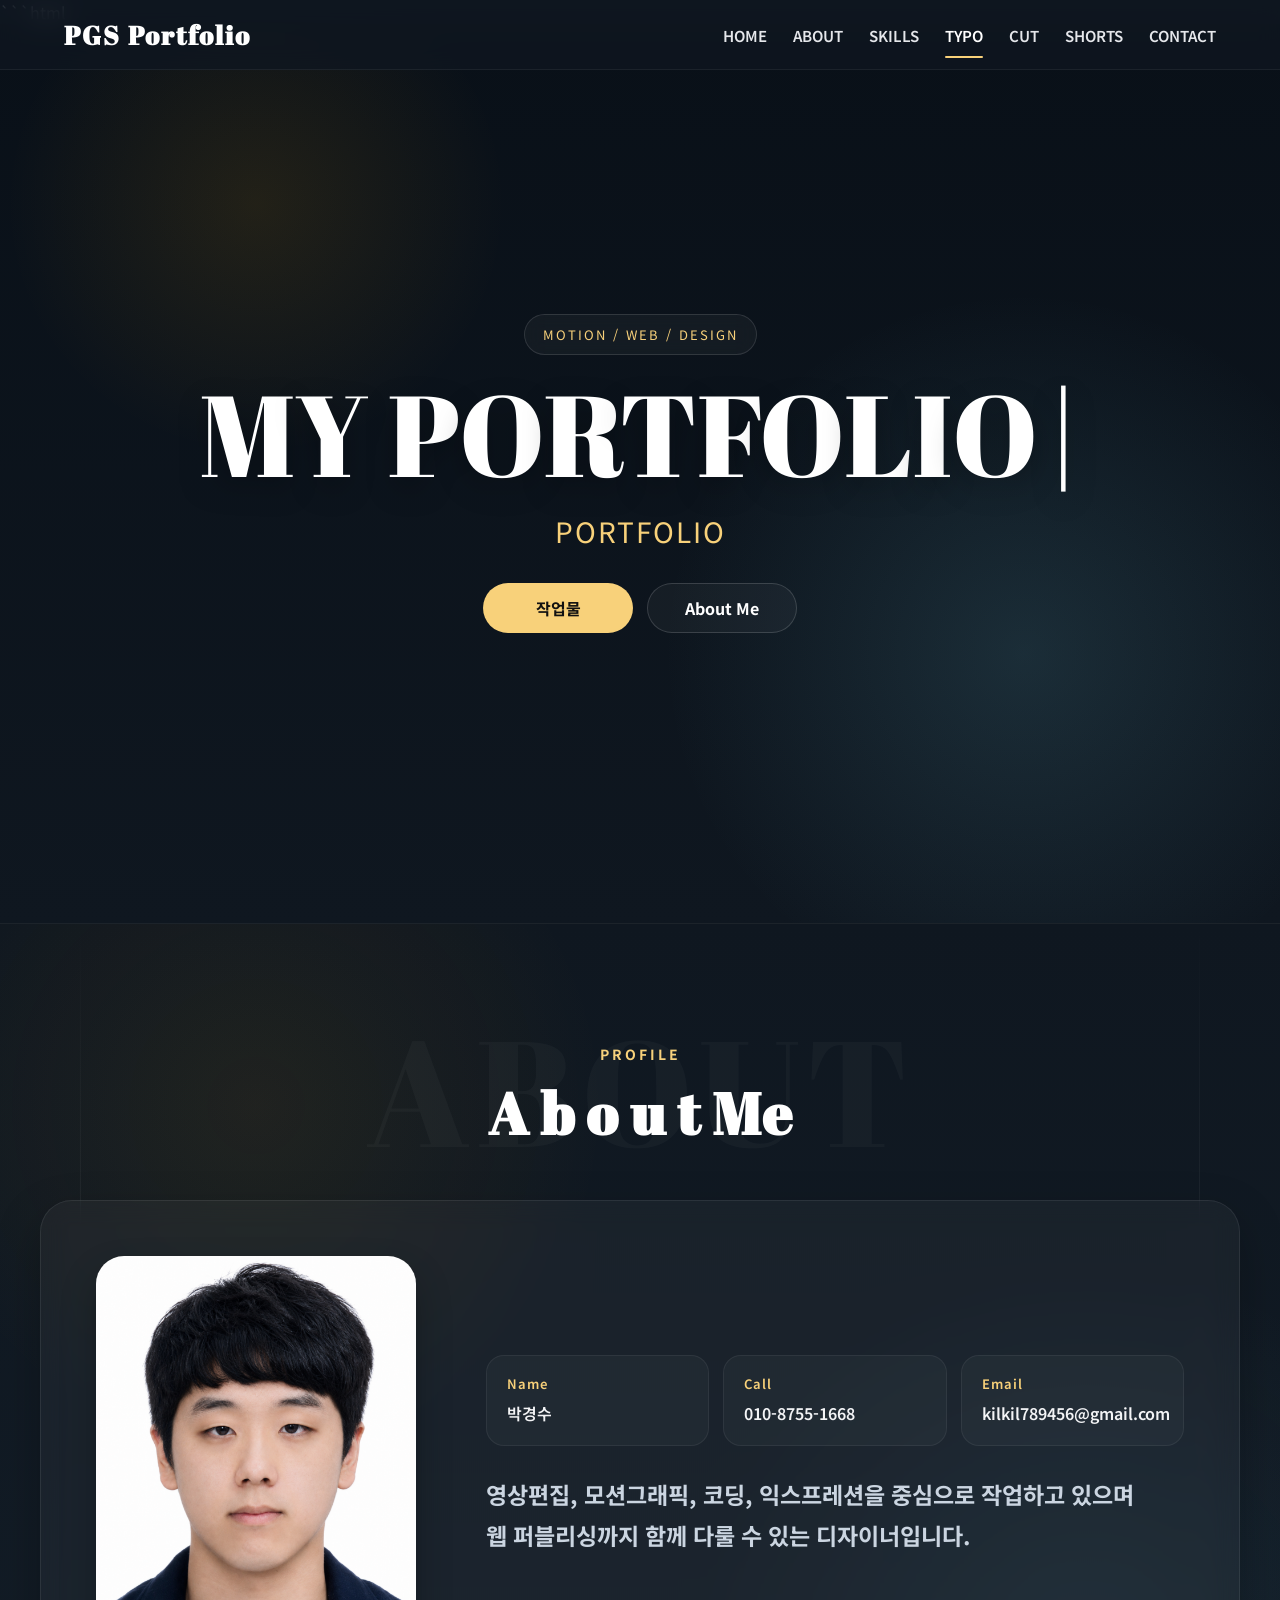
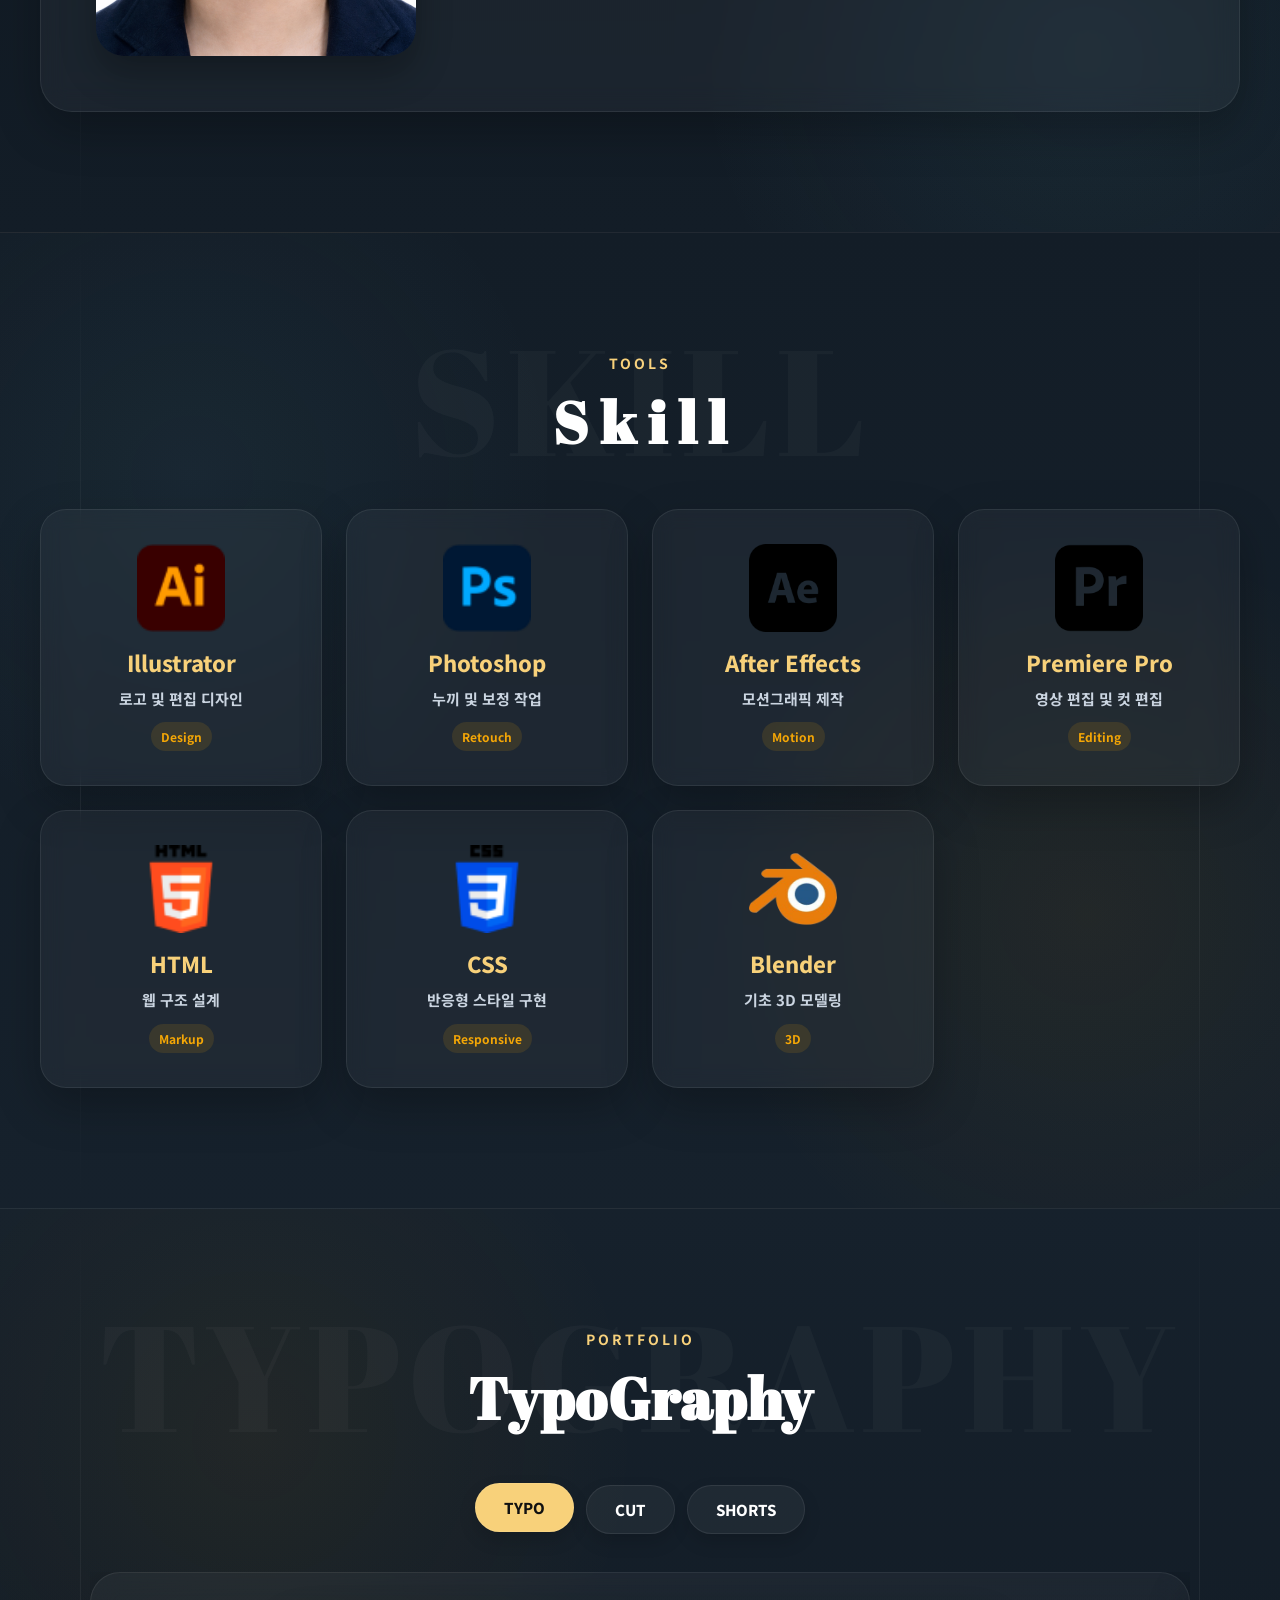
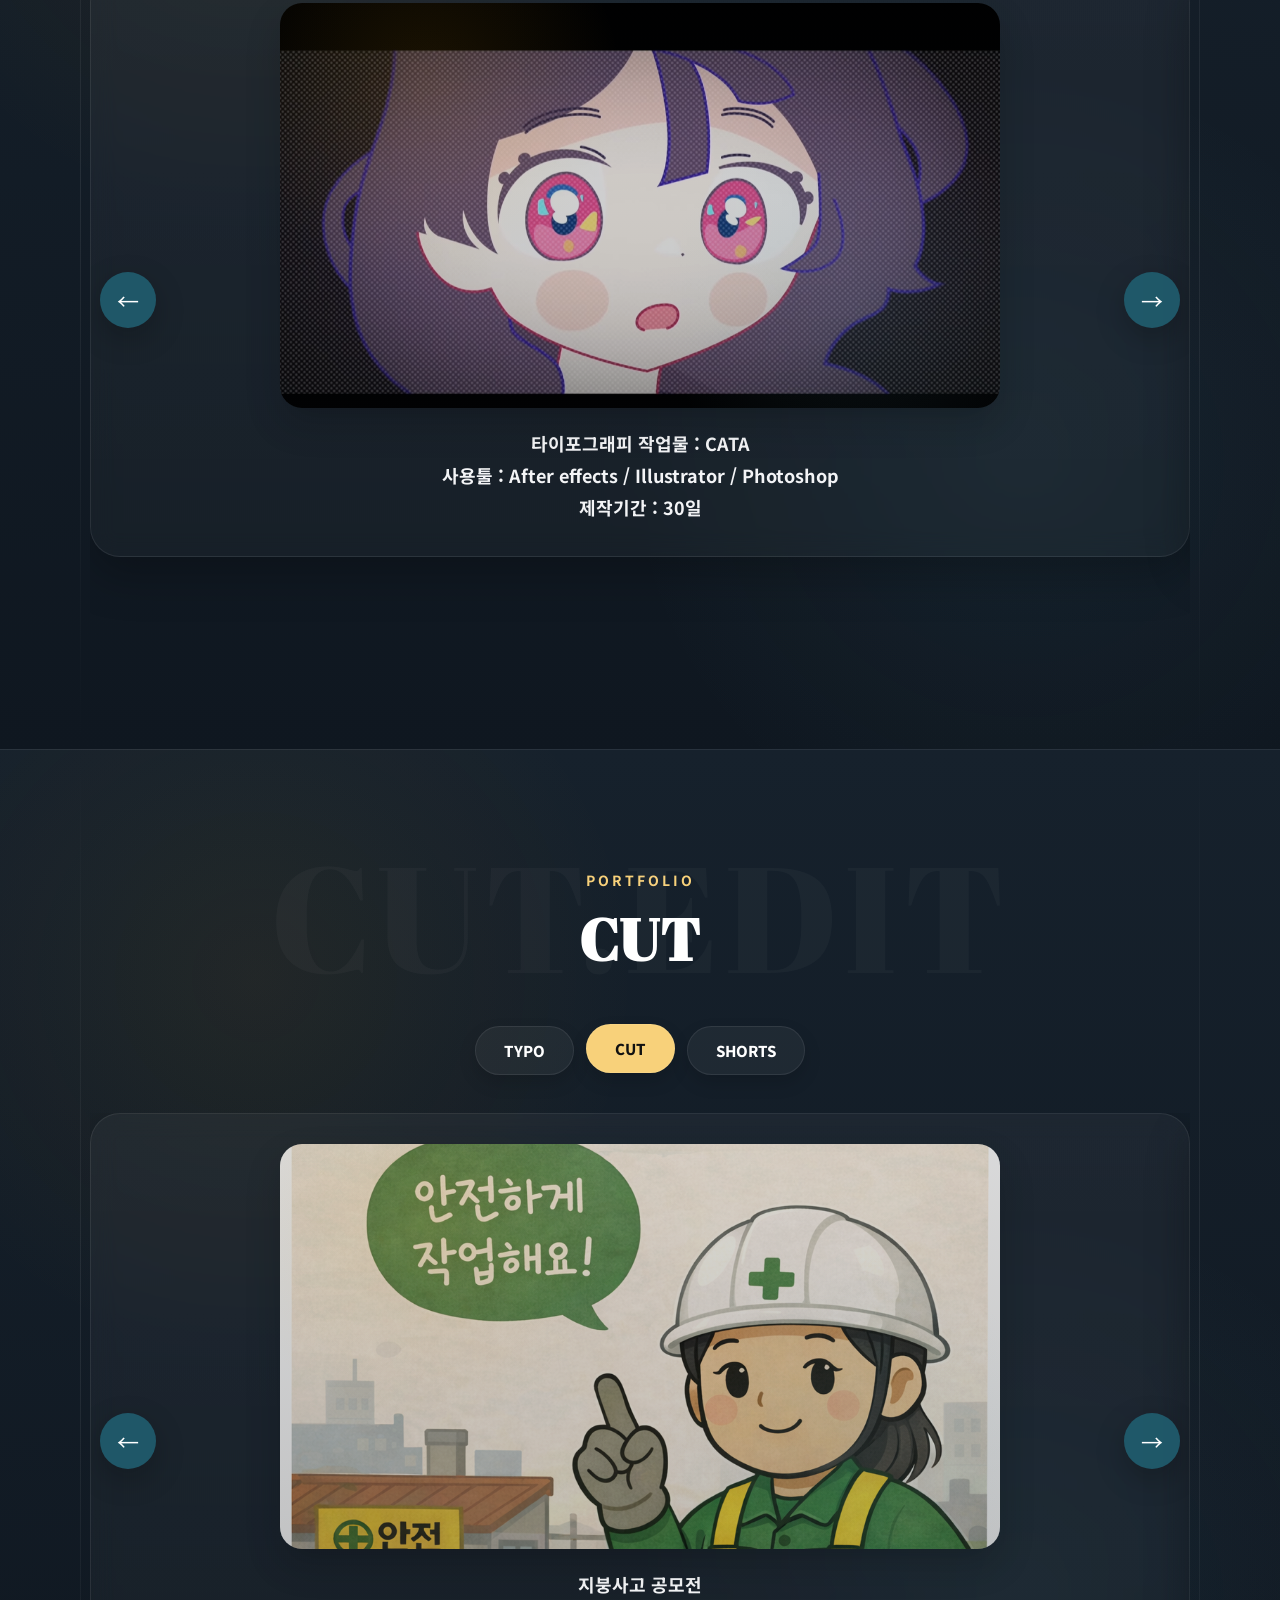
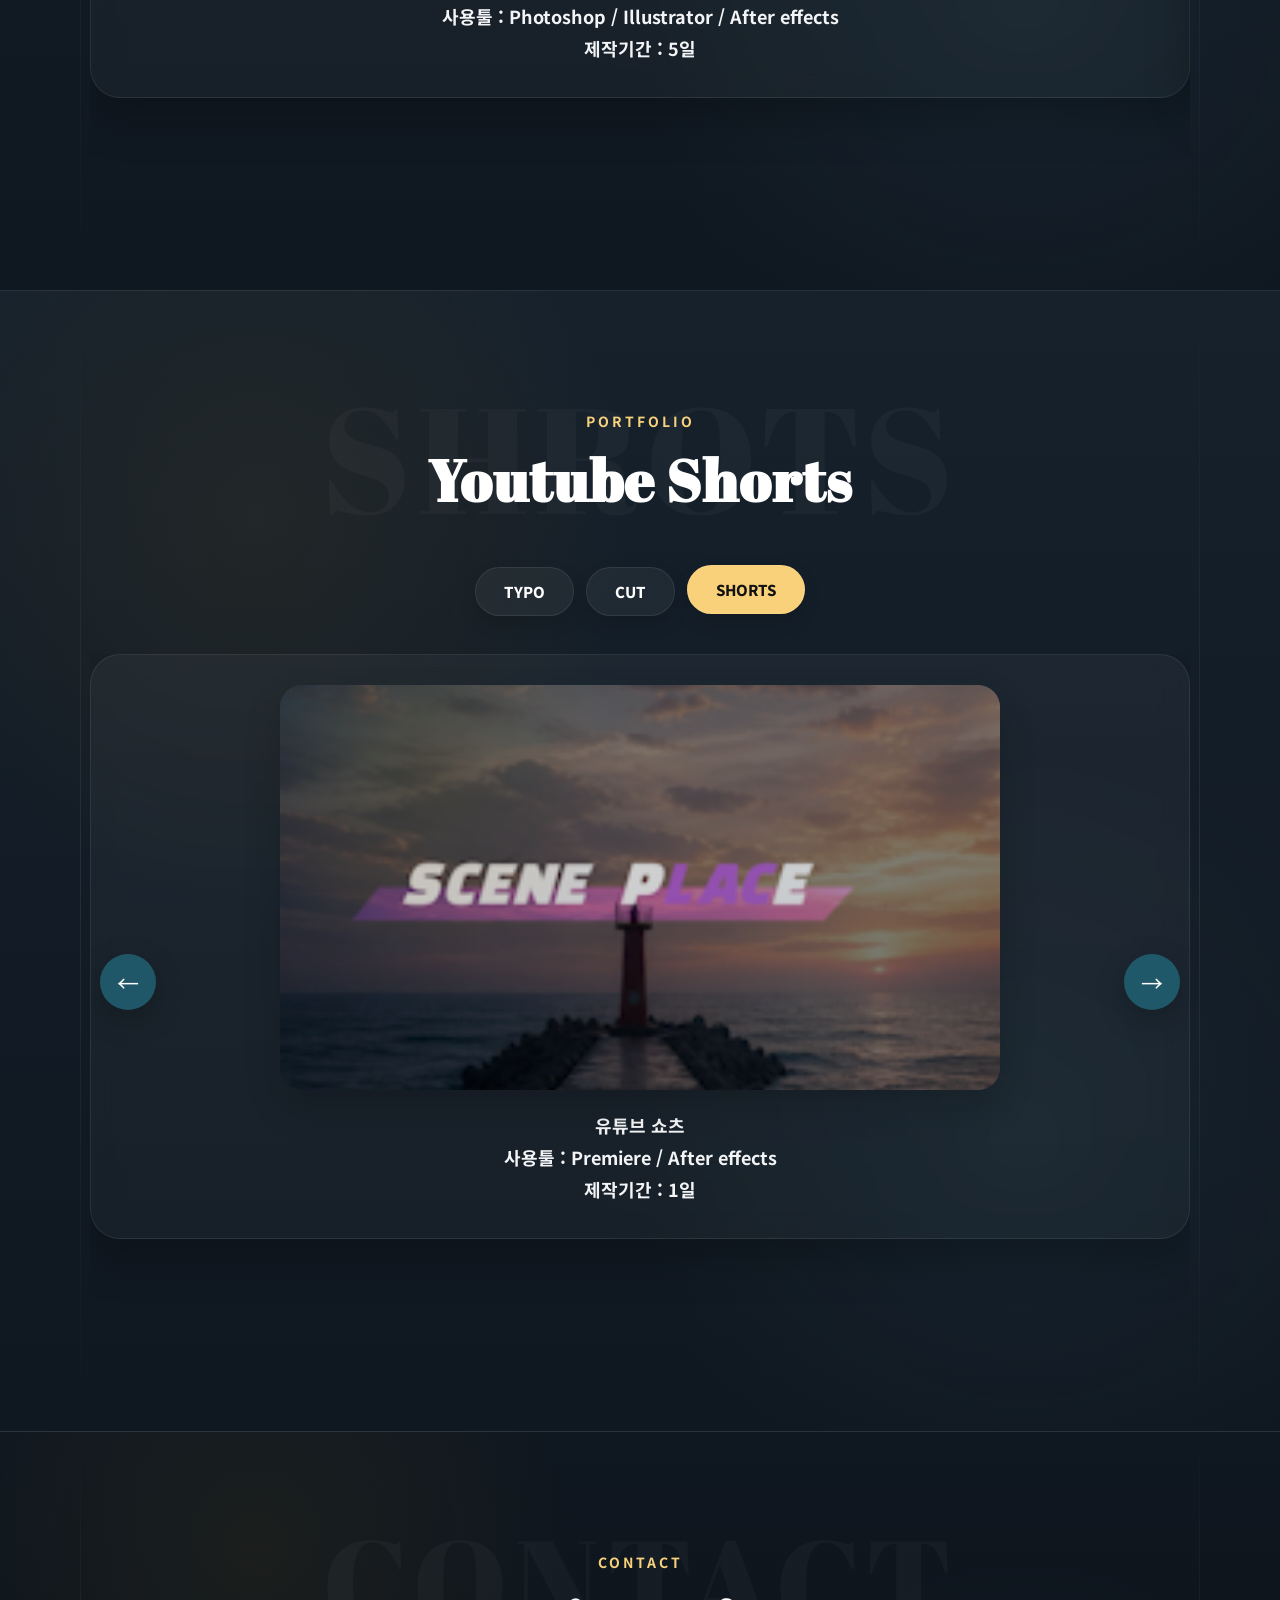
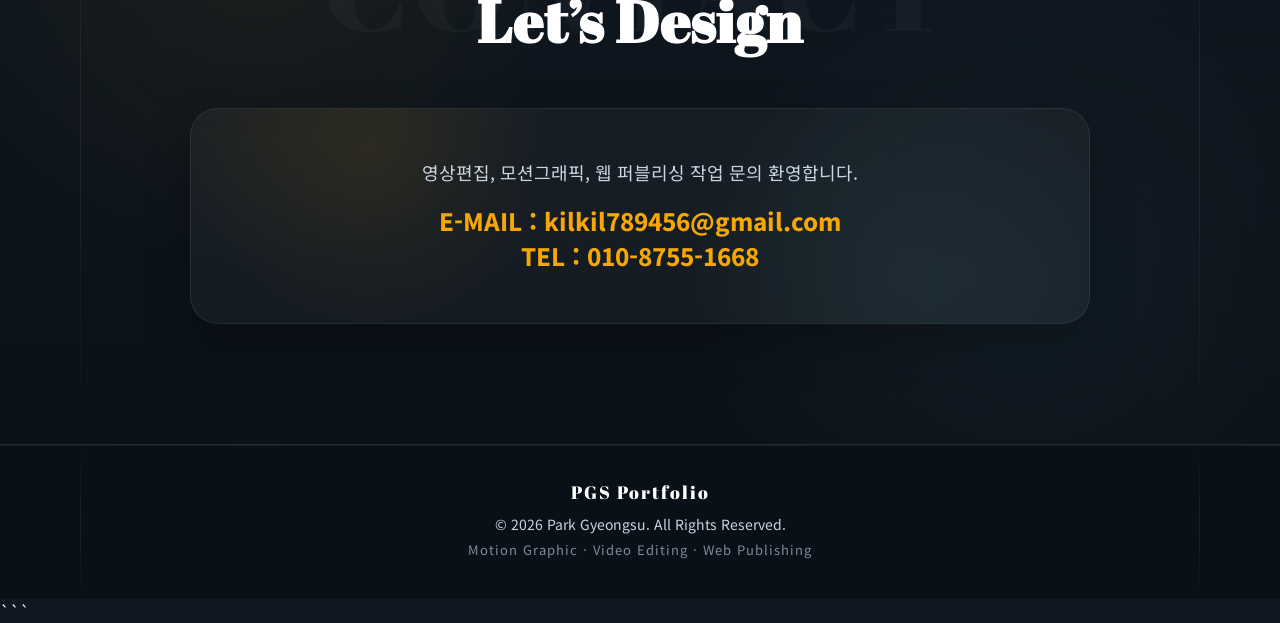
<file: index.html>
```html
<!DOCTYPE html>
<html lang="ko">
<head>
  <meta charset="UTF-8">
  <meta name="viewport" content="width=device-width, initial-scale=1.0">
  <title>박경수 Portfolio</title>

  <link rel="icon" href="favicon.ico">
  <link rel="preconnect" href="https://fonts.googleapis.com">
  <link rel="preconnect" href="https://fonts.gstatic.com" crossorigin>
  <link href="https://fonts.googleapis.com/css2?family=Abril+Fatface&family=Noto+Sans+KR:wght@400;500;700;800&display=swap" rel="stylesheet">

  <link rel="stylesheet" href="css/style.css">

  <script src="https://code.jquery.com/jquery-3.7.1.min.js"></script>
  <script src="js/portfolio.js" defer></script>
</head>

<body>

  <!-- HEADER -->
  <header id="header">
    <div class="container">

      <h1 class="logo">PGS Portfolio</h1>

      <nav id="nav">
        <ul class="menu">
          <li><a href="#home">HOME</a></li>
          <li><a href="#about">ABOUT</a></li>
          <li><a href="#skill">SKILLS</a></li>
          <li><a href="#WEBDESIGN">TYPO</a></li>
          <li><a href="#GRAPHICDESIGN">CUT</a></li>
          <li><a href="#VIDEODESIGN">SHORTS</a></li>
          <li><a href="#contact">CONTACT</a></li>
        </ul>
      </nav>

      <button class="hamburger" type="button" aria-label="메뉴 열기">
        <span></span>
        <span></span>
        <span></span>
      </button>

    </div>
  </header>


  <!-- HOME -->
  <section id="home">

    <div class="meteor-bg">
      <span></span><span></span><span></span><span></span>
      <span></span><span></span><span></span><span></span>
      <span></span><span></span><span></span><span></span>
      <span></span><span></span><span></span><span></span>
      <span></span><span></span><span></span><span></span>
      <span></span><span></span>
    </div>

    <div class="home-overlay"></div>

    <div class="hometitle">

      <p class="home-tag reveal">
        MOTION / WEB / DESIGN
      </p>

      <div id="typing"></div>

      <div id="subtitle">
        PORTFOLIO
      </div>

      <div class="home-btns reveal">
        <a href="#WEBDESIGN" class="home-btn primary">작업물</a>
        <a href="#about" class="home-btn ghost">About Me</a>
      </div>

    </div>

  </section>


  <!-- ABOUT -->
  <section id="about">

    <div class="section-head reveal">
      <p class="section-label">PROFILE</p>
      <h2>A b o u t Me</h2>
    </div>

    <div class="about-wrap reveal">

      <div class="about-left">
        <img src="images/profile.png" alt="박경수 프로필 이미지">
      </div>

      <div class="about-right">

        <div class="about-info">
          <p><span>Name</span> 박경수</p>
          <p><span>Call</span> 010-8755-1668</p>
          <p><span>Email</span> kilkil789456@gmail.com</p>
        </div>

        <div class="about-text">
          영상편집, 모션그래픽, 코딩, 익스프레션을 중심으로 작업하고 있으며<br>
          웹 퍼블리싱까지 함께 다룰 수 있는 디자이너입니다.
        </div>

      </div>

    </div>

  </section>


  <!-- SKILL -->
  <section id="skill">

    <div class="section-head reveal">
      <p class="section-label">TOOLS</p>
      <h2>S k i l l</h2>
    </div>

    <ul class="skill-list">

      <li class="skill-tool reveal">
        <img src="images/illustration.png" alt="Illustrator">
        <h3>Illustrator</h3>
        <p>로고 및 편집 디자인</p>
        <div class="skill-meta">
          <span>Design</span>
        </div>
      </li>

      <li class="skill-tool reveal">
        <img src="images/photoshop.png" alt="Photoshop">
        <h3>Photoshop</h3>
        <p>누끼 및 보정 작업</p>
        <div class="skill-meta">
          <span>Retouch</span>
        </div>
      </li>

      <li class="skill-tool reveal">
        <img src="images/aftereffects.png" alt="After Effects">
        <h3>After Effects</h3>
        <p>모션그래픽 제작</p>
        <div class="skill-meta">
          <span>Motion</span>
        </div>
      </li>

      <li class="skill-tool reveal">
        <img src="images/premiere.png" alt="Premiere Pro">
        <h3>Premiere Pro</h3>
        <p>영상 편집 및 컷 편집</p>
        <div class="skill-meta">
          <span>Editing</span>
        </div>
      </li>

      <li class="skill-tool reveal">
        <img src="images/html.png" alt="HTML">
        <h3>HTML</h3>
        <p>웹 구조 설계</p>
        <div class="skill-meta">
          <span>Markup</span>
        </div>
      </li>

      <li class="skill-tool reveal">
        <img src="images/css.png" alt="CSS">
        <h3>CSS</h3>
        <p>반응형 스타일 구현</p>
        <div class="skill-meta">
          <span>Responsive</span>
        </div>
      </li>

      <li class="skill-tool reveal">
        <img src="images/blender.png" alt="Blender">
        <h3>Blender</h3>
        <p>기초 3D 모델링</p>
        <div class="skill-meta">
          <span>3D</span>
        </div>
      </li>

    </ul>

  </section>


  <!-- TYPOGRAPHY -->
  <section id="WEBDESIGN" class="portfolio">

    <div class="section-head reveal">
      <p class="section-label">PORTFOLIO</p>
      <h2>TypoGraphy</h2>
    </div>

    <div class="portfolio-menu reveal">

      <button class="portfolio-btn active"
              type="button"
              onclick="scrollToSection('WEBDESIGN')">
        TYPO
      </button>

      <button class="portfolio-btn"
              type="button"
              onclick="scrollToSection('GRAPHICDESIGN')">
        CUT
      </button>

      <button class="portfolio-btn"
              type="button"
              onclick="scrollToSection('VIDEODESIGN')">
        SHORTS
      </button>

    </div>


    <div class="portfolio-container reveal">

      <button class="arrow left" type="button">←</button>

      <div class="portfolio-slider">


        <!-- CATA TYPOGRAPHY -->
        <article class="portfolio-item">

          <div class="portfolio-img-wrap thumb-tone"
               data-youtube="JYQLvSmdHSg">

            <img src="images/typo.PNG"
                 alt="Typography 웹 디자인 작업물">

            <div class="portfolio-hover">
              <strong>TYPOGRAPHY</strong>
              <span>CLICK!</span>
            </div>

          </div>

          <div class="portfolio-info">

            <p class="portfolio-desc">
              타이포그래피 작업물 : CATA
            </p>

            <p>
              사용툴 : After effects / Illustrator / Photoshop
            </p>

            <p>
              제작기간 : 30일
            </p>

          </div>

        </article>


        <!-- COKE ZERO -->
        <article class="portfolio-item">

          <div class="portfolio-img-wrap thumb-tone"
               data-video="video/cokezero.final.mp4">

            <img src="images/Coca-Cola-Logo.wine.png"
                 alt="2D Animation 웹 작업물">

            <div class="portfolio-hover">
              <strong>COKE-ZERO</strong>
              <span>CLICK!</span>
            </div>

          </div>

          <div class="portfolio-info">

            <p class="portfolio-desc">
              광고 작업물 : COKE-ZERO
            </p>

            <p>
              사용툴 : After effects / Premiere
            </p>

            <p>
              제작기간 : 1일
            </p>

          </div>

        </article>

      </div>

      <button class="arrow right" type="button">→</button>

    </div>

  </section>


  <!-- CUT -->
  <section id="GRAPHICDESIGN" class="portfolio">

    <div class="section-head reveal">
      <p class="section-label">PORTFOLIO</p>
      <h2>CUT</h2>
    </div>

    <div class="portfolio-menu reveal">

      <button class="portfolio-btn"
              type="button"
              onclick="scrollToSection('WEBDESIGN')">
        TYPO
      </button>

      <button class="portfolio-btn active"
              type="button">
        CUT
      </button>

      <button class="portfolio-btn"
              type="button"
              onclick="scrollToSection('VIDEODESIGN')">
        SHORTS
      </button>

    </div>


    <div class="portfolio-container reveal">

      <button class="arrow left" type="button">←</button>

      <div class="portfolio-slider">


        <!-- TEAM CONTEST -->
        <article class="portfolio-item">

          <div class="portfolio-img-wrap thumb-tone"
               data-video="video/floor.mp4">

            <img src="images/safe.png"
                 alt="2D Animation 그래픽 작업물">

            <div class="portfolio-hover">
              <strong>TEAM CONTEST</strong>
              <span>CLICK!</span>
            </div>

          </div>

          <div class="portfolio-info">

            <p class="portfolio-desc">
              지붕사고 공모전
            </p>

            <p>
              사용툴 : Photoshop / Illustrator / After effects
            </p>

            <p>
              제작기간 : 5일
            </p>

          </div>

        </article>


        <!-- WEDDING -->
        <article class="portfolio-item">

          <div class="portfolio-img-wrap thumb-tone"
               data-youtube="EiQBCsvwQhQ">

            <img src="images/WEDDING.jpg"
                 alt="Wedding 컷편집 작업물">

            <div class="portfolio-hover">
              <strong>WEDDING</strong>
              <span>CLICK!</span>
            </div>

          </div>

          <div class="portfolio-info">

            <p class="portfolio-desc">
              웨딩 컷편집
            </p>

            <p>
              사용툴 : Premiere
            </p>

            <p>
              제작기간 : 3일
            </p>

          </div>

        </article>

      </div>

      <button class="arrow right" type="button">→</button>

    </div>

  </section>


  <!-- YOUTUBE SHORTS -->
  <section id="VIDEODESIGN" class="portfolio">

    <div class="section-head reveal">
      <p class="section-label">PORTFOLIO</p>
      <h2>Youtube Shorts</h2>
    </div>

    <div class="portfolio-menu reveal">

      <button class="portfolio-btn"
              type="button"
              onclick="scrollToSection('WEBDESIGN')">
        TYPO
      </button>

      <button class="portfolio-btn"
              type="button"
              onclick="scrollToSection('GRAPHICDESIGN')">
        CUT
      </button>

      <button class="portfolio-btn active"
              type="button">
        SHORTS
      </button>

    </div>


    <div class="portfolio-container reveal">

      <button class="arrow left" type="button">←</button>

      <div class="portfolio-slider">

        <article class="portfolio-item">

          <div class="portfolio-img-wrap thumb-tone"
               data-video="video/shorts.final.mp4">

            <img src="images/shorts.PNG"
                 alt="Youtube Shorts 작업물">

            <div class="portfolio-hover">
              <strong>YOUTUBE SHORTS</strong>
              <span>CLICK!</span>
            </div>

          </div>

          <div class="portfolio-info">

            <p class="portfolio-desc">
              유튜브 쇼츠
            </p>

            <p>
              사용툴 : Premiere / After effects
            </p>

            <p>
              제작기간 : 1일
            </p>

          </div>

        </article>

      </div>

      <button class="arrow right" type="button">→</button>

    </div>

  </section>


  <!-- CONTACT -->
  <section id="contact">

    <div class="section-head reveal">
      <p class="section-label">CONTACT</p>
      <h2>Let’s Design</h2>
    </div>

    <div class="contact-box reveal">

      <p>
        영상편집, 모션그래픽, 웹 퍼블리싱 작업 문의 환영합니다.
      </p>

      <a href="mailto:kilkil789456@gmail.com">
        E-MAIL : kilkil789456@gmail.com
      </a>

      <br>

      <a href="tel:01087551668">
        TEL : 010-8755-1668
      </a>

    </div>

  </section>


  <!-- PORTFOLIO MODAL -->
  <div class="portfolio-modal">

    <button class="close"
            type="button"
            aria-label="닫기">
      &times;
    </button>

    <img class="modal-img"
         alt="확대 이미지">

    <video class="modal-video"
           controls
           playsinline>

      <source src="" type="video/mp4">

    </video>

    <iframe
      class="modal-youtube"
      src=""
      title="YouTube video player"
      frameborder="0"
      allow="accelerometer; autoplay; clipboard-write; encrypted-media; gyroscope; picture-in-picture; web-share"
      allowfullscreen>
    </iframe>

  </div>


  <!-- FOOTER -->
  <footer id="footer">

    <div class="footer-inner">

      <p class="footer-logo">
        PGS Portfolio
      </p>

      <p class="footer-text">
        © 2026 Park Gyeongsu. All Rights Reserved.
      </p>

      <p class="footer-copy">
        Motion Graphic · Video Editing · Web Publishing
      </p>

    </div>

  </footer>


</body>
</html>
```
</file>
<file: css/style.css>
@charset "utf-8";

/* 초기 설정 */

*{
    margin:0;
    padding:0;
    box-sizing:border-box;
}

html{
    scroll-behavior:smooth;
}

body{
    font-family:"Noto Sans KR",sans-serif;
    background:#0f1720;
    color:#f3f4f6;
    overflow-x:hidden;
}

ul{list-style:none;}

a{text-decoration:none;color:inherit;}

img{display:block;max-width:100%;}

button{
    border:none;
    background:none;
    font:inherit;
    cursor:pointer;
}

/* 기본 */

:root{
    --bg-main:#0f1720;
    --bg-section:#131d27;
    --bg-section-2:#16212c;
    --point:#f8d17a;
    --main:#6ec1d6;
    --text:#f3f4f6;
    --sub:#cbd5e1;
    --line:rgba(255,255,255,0.08);
    --shadow:0 18px 45px rgba(0,0,0,0.25);
    --shadow-hover:0 28px 65px rgba(0,0,0,0.38);
}

section{
    position:relative;
    padding:120px 20px;
    scroll-margin-top:90px;
    border-bottom:1px solid var(--line);
    overflow:hidden;
}

section::before, section::after{
    content:"";
    position:absolute;
    top:0;
    width:1px;
    height:100%;
    background:linear-gradient(transparent, rgba(255,255,255,0.08), transparent);
    pointer-events:none;
    z-index:0;
}

section::before{
    left:80px;
}

section::after{
    right:80px;
}

.container{
    width:min(1200px, 100%);
    margin:0 auto;
    padding:0 24px;
    height:70px;
    display:flex;
    justify-content:space-between;
    align-items:center;
}

.section-head{
    position:relative;
    width:min(1200px, calc(100% - 40px));
    margin:0 auto 48px;
    text-align:center;
    z-index:1;
}

.section-label{
    font-size:14px;
    font-weight:700;
    letter-spacing:3px;
    color:var(--point);
    margin-bottom:10px;
}

.section-head h2{
    position:relative;
    z-index:2;
    font-size:clamp(36px, 5vw, 58px);
    color:#fff;
    font-family:"Abril Fatface", serif;
    letter-spacing:1px;
}

.reveal{
    opacity:0;
    transform:translateY(50px);
    transition:0.8s ease;
}

.reveal.active{
    opacity:1;
    transform:translateY(0);
}

/* 헤더 항목 */

#header{
    position:fixed;
    top:0;
    left:0;
    width:100%;
    height:70px;
    z-index:1000;
    background:rgba(15,23,32,0.82);
    backdrop-filter:blur(12px);
    border-bottom:1px solid rgba(255,255,255,0.06);
    transition:0.3s;
}

#header.home-header{
    background:rgba(15,23,32,0.82);
}

.logo{
    font-size:26px;
    letter-spacing:2px;
    color:#fff;
    font-family:"Abril Fatface", serif;
}

#nav{
    display:flex;
    align-items:center;
}

.menu{
    display:flex;
    align-items:center;
    gap:26px;
}

.menu a{
    position:relative;
    display:inline-block;
    padding:6px 0;
    font-size:15px;
    font-weight:600;
    color:#e5e7eb;
    white-space:nowrap;
    cursor:pointer;
    transition:color 0.2s ease;
}

.menu a:hover{
    color:#fff;
}

.menu a::after{
    content:"";
    position:absolute;
    left:0;
    bottom:-6px;
    width:100%;
    height:2px;
    background:#f8d17a;
    border-radius:999px;
    transform:scaleX(0);
    transform-origin:left center;
    transition:transform 0.22s ease;
}

.menu a:hover::after, .menu a.active::after{
    transform:scaleX(1);
}

.menu a.active{
    color:#fff;
}

.hamburger{
    display:none;
    flex-direction:column;
    gap:6px;
    cursor:pointer;
}

.hamburger span{
    width:28px;
    height:3px;
    border-radius:999px;
    background:#fff;
    transition:0.3s;
}

/* 홈화면 */

#home{
    min-height:100vh;
    background:linear-gradient(180deg, #091018 0%, #0f1720 100%);
    display:flex;
    justify-content:center;
    align-items:center;
    text-align:center;
    overflow:hidden;
    border-bottom:1px solid var(--line);
}

#home::before, #home::after{
    display:none;
}

.home-overlay{
    position:absolute;
    inset:0;
    background:
        radial-gradient(circle at 20% 20%, rgba(245,167,6,0.10), transparent 20%),
        radial-gradient(circle at 80% 70%, rgba(110,193,214,0.14), transparent 30%);
    z-index:1;
}

.hometitle{
    position:relative;
    z-index:2;
    padding:0 20px;
}

.home-tag{
    display:inline-block;
    margin-bottom:18px;
    padding:10px 18px;
    border:1px solid rgba(255,255,255,0.12);
    border-radius:999px;
    color:#f8d17a;
    font-size:13px;
    letter-spacing:2px;
    background:rgba(255,255,255,0.04);
    backdrop-filter:blur(8px);
}

#typing{
    font-size:clamp(52px, 9vw, 128px);
    font-weight:400;
    letter-spacing:-1px;
    line-height:1.05;
    color:#fff;
    text-shadow:0 10px 30px rgba(0,0,0,0.28);
    font-family:"Abril Fatface", serif;
}

#typing::after{
    content:"|";
    margin-left:8px;
    animation:blink 1s infinite;
}

#subtitle{
    margin-top:18px;
    font-size:clamp(16px, 2.2vw, 28px);
    color:var(--point);
    letter-spacing:2px;
    opacity:0;
    transform:translateY(25px);
    transition:0.9s;
}

#subtitle.show{
    opacity:1;
    transform:translateY(0);
}

.home-btns{
    margin-top:32px;
    display:flex;
    justify-content:center;
    gap:14px;
    flex-wrap:wrap;
}

.home-btn{
    display:inline-flex;
    align-items:center;
    justify-content:center;
    min-width:150px;
    height:50px;
    padding:0 22px;
    border-radius:999px;
    font-weight:700;
    transition:0.3s;
}

.home-btn.primary{
    background:#f8d17a;
    color:#111;
}

.home-btn.primary:hover{
    transform:translateY(-2px);
    box-shadow:0 12px 24px rgba(245,167,6,0.25);
}

.home-btn.ghost{
    border:1px solid rgba(255,255,255,0.15);
    color:#fff;
    background:rgba(255,255,255,0.04);
}

.home-btn.ghost:hover{
    transform:translateY(-2px);
    background:rgba(255,255,255,0.08);
}

@keyframes blink{
    0%,100%{opacity:1;}
    50%{opacity:0;}
}

/* 홈화면 메테오떨어지게하기 */

.meteor-bg{
    position:absolute;
    inset:0;
    z-index:0;
    pointer-events:none;
}

.meteor-bg span{
    position:absolute;
    top:-120px;
    width:2px;
    height:120px;
    background:linear-gradient(transparent,white);
    opacity:0.8;
    animation:meteor 5s linear infinite;
}

.meteor-bg span:nth-child(1){left:10%;animation-delay:0s;}
.meteor-bg span:nth-child(2){left:25%;animation-delay:1s;}
.meteor-bg span:nth-child(3){left:40%;animation-delay:2s;}
.meteor-bg span:nth-child(4){left:55%;animation-delay:1.5s;}
.meteor-bg span:nth-child(5){left:70%;animation-delay:3s;}
.meteor-bg span:nth-child(6){left:80%;animation-delay:0.7s;}
.meteor-bg span:nth-child(7){left:90%;animation-delay:2.5s;}
.meteor-bg span:nth-child(8){left:60%;animation-delay:3.5s;}

@keyframes meteor{
    0%{
        transform:translateY(-200px) translateX(0) rotate(45deg);
        opacity:0;
    }

    10%{opacity:1;}

    100%{
        transform:translateY(1000px) translateX(300px) rotate(45deg);
        opacity:0;
    }
}

/* 어바웃 항목 */

#about{
    background:
        radial-gradient(circle at 20% 20%, rgba(245,167,6,0.07), transparent 28%),
        radial-gradient(circle at 85% 80%, rgba(110,193,214,0.07), transparent 30%),
        linear-gradient(180deg, var(--bg-main) 0%, var(--bg-section) 100%);
}

#about .section-head::before{
    content:"ABOUT";
    position:absolute;
    left:50%;
    top:-56px;
    transform:translateX(-50%);
    font-size:clamp(70px, 12vw, 150px);
    color:rgba(255,255,255,0.03);
    z-index:1;
    pointer-events:none;
    font-family:"Abril Fatface", serif;
    letter-spacing:6px;
}

.about-wrap{
    position:relative;
    z-index:1;
    width:min(1200px, calc(100% - 40px));
    margin:0 auto;
    display:flex;
    gap:70px;
    align-items:center;
    padding:55px;
    border-radius:32px;
    background:rgba(255,255,255,0.04);
    border:1px solid rgba(255,255,255,0.08);
    backdrop-filter:blur(12px);
    box-shadow:var(--shadow);
    transition:0.35s;
}

.about-wrap:hover{
    transform:translateY(-8px);
    box-shadow:var(--shadow-hover);
}

.about-left{
    flex:0 0 320px;
}

.about-left img{
    width:100%;
    border-radius:28px;
    box-shadow:0 18px 35px rgba(0,0,0,0.28);
    transition:0.35s;
}

.about-left img:hover{
    transform:scale(1.03);
}

.about-right{
    flex:1;
}

.about-info{
    display:grid;
    grid-template-columns:repeat(3, minmax(0, 1fr));
    gap:14px;
}

.about-info p{
    margin:0;
    padding:18px 20px;
    border-radius:18px;
    background:rgba(255,255,255,0.03);
    border:1px solid rgba(255,255,255,0.06);
    font-size:16px;
    line-height:1.6;
    color:var(--text);
    font-weight:600;
}

.about-info span{
    display:block;
    margin-bottom:6px;
    font-size:13px;
    letter-spacing:1px;
    color:var(--point);
}

.about-text{
    margin-top:28px;
    font-size:clamp(18px, 1.8vw, 28px);
    line-height:1.8;
    font-weight:700;
    color:var(--sub);
}

/* 스킬 항목 */

#skill{
    background:
        radial-gradient(circle at 15% 25%, rgba(110,193,214,0.06), transparent 28%),
        radial-gradient(circle at 85% 70%, rgba(245,167,6,0.06), transparent 30%),
        linear-gradient(180deg, var(--bg-section) 0%, var(--bg-section-2) 100%);
}

#skill .section-head::before{
    content:"SKILL";
    position:absolute;
    left:50%;
    top:-56px;
    transform:translateX(-50%);
    font-size:clamp(70px, 12vw, 150px);
    color:rgba(255,255,255,0.03);
    z-index:1;
    pointer-events:none;
    font-family:"Abril Fatface", serif;
    letter-spacing:6px;
}

.skill-list{
    position:relative;
    z-index:1;
    width:min(1200px, calc(100% - 40px));
    margin:0 auto;
    display:grid;
    grid-template-columns:repeat(4, 1fr);
    gap:24px;
}

.skill-tool{
    background:rgba(255,255,255,0.04);
    border:1px solid rgba(255,255,255,0.08);
    backdrop-filter:blur(10px);
    padding:34px 20px;
    border-radius:26px;
    box-shadow:var(--shadow);
    transition:0.35s;
    text-align:center;
}

.skill-tool:hover{
    transform:translateY(-10px);
    box-shadow:var(--shadow-hover);
    background:rgba(255,255,255,0.06);
}

.skill-tool img{
    width:88px;
    height:88px;
    object-fit:contain;
    margin:0 auto 14px;
    transition:0.35s;
}

.skill-tool:hover img{
    transform:translateY(-4px) scale(1.06);
}

.skill-tool h3{
    font-size:22px;
    margin-bottom:10px;
    color:var(--point);
    font-weight:800;
}

.skill-tool p{
    font-size:15px;
    font-weight:700;
    color:var(--sub);
    line-height:1.5;
}

.skill-meta{
    margin-top:12px;
}

.skill-meta span{
    display:inline-block;
    padding:6px 10px;
    border-radius:999px;
    background:rgba(245,167,6,0.12);
    color:#f5a706;
    font-size:12px;
    font-weight:700;
}

/* 포트폴리오 항목 */

.portfolio{
    background:
        radial-gradient(circle at 20% 20%, rgba(245,167,6,0.06), transparent 28%),
        radial-gradient(circle at 80% 75%, rgba(110,193,214,0.06), transparent 30%),
        linear-gradient(180deg, var(--bg-section-2) 0%, var(--bg-main) 100%);
}

#WEBDESIGN .section-head::before{
    content:"TYPOGRAPHY";
}

#GRAPHICDESIGN .section-head::before{
    content:"CUT.EDIT";
    font-size:clamp(60px, 10vw, 130px);
}

#VIDEODESIGN .section-head::before{
    content:"SHROTS";
}

#WEBDESIGN .section-head::before,
#GRAPHICDESIGN .section-head::before,
#VIDEODESIGN .section-head::before{
    position:absolute;
    left:50%;
    top:-56px;
    transform:translateX(-50%);
    color:rgba(255,255,255,0.03);
    z-index:1;
    pointer-events:none;
    font-family:"Abril Fatface", serif;
    letter-spacing:6px;
    font-size:clamp(70px, 12vw, 150px);
}

.portfolio-menu{
    position:relative;
    z-index:1;
    display:flex;
    justify-content:center;
    gap:12px;
    flex-wrap:wrap;
    margin-bottom:38px;
}

.portfolio-btn{
    padding:13px 28px;
    border-radius:999px;
    background:rgba(255,255,255,0.05);
    color:#fff;
    font-size:15px;
    font-weight:800;
    border:1px solid rgba(255,255,255,0.08);
    box-shadow:0 8px 18px rgba(0,0,0,0.14);
    transition:0.3s;
}

.portfolio-btn:hover,
.portfolio-btn.active{
    background:var(--point);
    color:#111;
    transform:translateY(-2px);
}

.portfolio-container{
    position:relative;
    z-index:1;
    width:min(1100px, calc(100% - 40px));
    margin:0 auto;
    overflow:hidden;
    padding-bottom:72px;
}

.portfolio-slider{
    display:flex;
    transition:transform 0.5s ease;
}

.portfolio-item{
    min-width:100%;
    padding:30px;
    border-radius:30px;
    background:linear-gradient(180deg, rgba(255,255,255,0.045) 0%, rgba(255,255,255,0.03) 100%);
    border:1px solid rgba(255,255,255,0.08);
    backdrop-filter:blur(12px);
    box-shadow:var(--shadow);
    transition:0.35s;
}

.portfolio-item:hover{
    transform:translateY(-8px);
    box-shadow:var(--shadow-hover);
}

.portfolio-img-wrap{
    width:min(720px, 100%);
    aspect-ratio:16 / 9;
    margin:0 auto;
    position:relative;
    overflow:hidden;
    border-radius:22px;
    box-shadow:
        0 16px 35px rgba(0,0,0,0.18),
        0 0 0 1px rgba(255,255,255,0.04) inset;
    cursor:pointer;
}

.portfolio-img-wrap img{
    width:100%;
    height:100%;
    object-fit:cover;
    transition:0.45s;
}

.portfolio-img-wrap:hover img{
    transform:scale(1.06);
}

.portfolio-hover{
    position:absolute;
    inset:0;
    display:flex;
    flex-direction:column;
    justify-content:center;
    align-items:center;
    gap:10px;
    background:rgba(8,12,18,0.50);
    backdrop-filter:blur(4px);
    color:#fff;
    opacity:0;
    transition:0.35s;
}

.portfolio-hover strong{
    font-size:clamp(20px, 3vw, 34px);
    font-family:"Abril Fatface", serif;
    letter-spacing:2px;
}

.portfolio-hover span{
    font-size:13px;
    letter-spacing:2px;
    color:#f3d283;
}

.portfolio-img-wrap:hover .portfolio-hover{
    opacity:1;
}

.portfolio-info{
    margin-top:22px;
    text-align:center;
}

.portfolio-desc{
    margin-bottom:10px;
    color:#cbd5e1;
    font-size:15px;
    font-weight:500;
}

.portfolio-info p{
    font-size:18px;
    font-weight:700;
    color:var(--text);
    margin:6px 0;
}

/* 섹션마다 색깔 비슷하게 */

.thumb-tone{
    position:relative;
    isolation:isolate;
}

.thumb-tone::before{
    content:"";
    position:absolute;
    inset:0;
    z-index:1;
    background:
        linear-gradient(180deg, rgba(8,12,18,0.08) 0%, rgba(8,12,18,0.18) 100%),
        radial-gradient(circle at 20% 20%, rgba(245,167,6,0.12), transparent 30%),
        radial-gradient(circle at 80% 75%, rgba(110,193,214,0.10), transparent 30%);
    pointer-events:none;
}

.thumb-tone img{
    filter:saturate(0.92) contrast(1.02) brightness(0.92);
}

.thumb-tone .portfolio-hover{
    z-index:2;
}

.arrow{
    position:absolute;
    top:50%;
    transform:translateY(-50%);
    width:56px;
    height:56px;
    border-radius:50%;
    background:rgba(32,93,110,0.92);
    color:#fff;
    font-size:22px;
    z-index:10;
    box-shadow:0 10px 30px rgba(0,0,0,0.22);
    transition:0.3s;
}

.arrow:hover{
    background:var(--point);
    color:#111;
    transform:translateY(-50%) scale(1.08);
}

.left{left:10px;}
.right{right:10px;}

/* 콘택트 항목 */

#contact{
    background:
        radial-gradient(circle at 20% 20%, rgba(245,167,6,0.06), transparent 28%),
        radial-gradient(circle at 80% 75%, rgba(110,193,214,0.06), transparent 30%),
        linear-gradient(180deg, #0f1720 0%, #0b1118 100%);
}

#contact .section-head::before{
    content:"CONTACT";
    position:absolute;
    left:50%;
    top:-56px;
    transform:translateX(-50%);
    font-size:clamp(60px, 10vw, 130px);
    color:rgba(255,255,255,0.03);
    z-index:1;
    pointer-events:none;
    font-family:"Abril Fatface", serif;
    letter-spacing:6px;
}

.contact-box{
    position:relative;
    z-index:1;
    width:min(900px, calc(100% - 40px));
    margin:0 auto;
    padding:50px 30px;
    border-radius:28px;
    background:rgba(255,255,255,0.04);
    border:1px solid rgba(255,255,255,0.08);
    text-align:center;
    box-shadow:0 18px 45px rgba(0,0,0,0.25);
    overflow:hidden;
}

.contact-box::before{
    content:"";
    position:absolute;
    inset:0;
    background:
        radial-gradient(circle at 20% 20%, rgba(245,167,6,0.08), transparent 25%),
        radial-gradient(circle at 80% 80%, rgba(110,193,214,0.06), transparent 30%);
    pointer-events:none;
}

.contact-box > *{
    position:relative;
    z-index:1;
}

.contact-box p{
    color:#cbd5e1;
    margin-bottom:18px;
    font-size:18px;
}

.contact-box a{
    font-size:24px;
    font-weight:800;
    color:#f5a706;
}

/* 포트폴리오 모달 */

.portfolio-modal{
    position:fixed;
    inset:0;
    background:rgba(0,0,0,0.88);
    display:flex;
    justify-content:center;
    align-items:center;
    opacity:0;
    visibility:hidden;
    transition:0.3s;
    z-index:2000;
}

.portfolio-modal.active{
    opacity:1;
    visibility:visible;
}

.modal-img,
.modal-video,
.modal-youtube{
    width:min(900px, 78vw);
    max-height:78vh;
    border-radius:18px;
    box-shadow:0 24px 70px rgba(0,0,0,0.5);
    transform:scale(0.92);
    transition:0.3s;
    display:none;
    background:#000;
}

.modal-youtube{
    aspect-ratio:16 / 9;
    border:none;
}

.portfolio-modal.active .modal-img,
.portfolio-modal.active .modal-video,
.portfolio-modal.active .modal-youtube{
    transform:scale(1);
}

.modal-video{
    background:#000;
}

.close{
    position:absolute;
    top:28px;
    right:40px;
    font-size:48px;
    color:#fff;
    line-height:1;
    cursor:pointer;
}

/* 푸터 */

#footer{
    position:relative;
    padding:34px 20px 40px;
    background:#0a1017;
    border-top:1px solid rgba(255,255,255,0.06);
}

#footer::before,
#footer::after{
    content:"";
    position:absolute;
    top:0;
    width:1px;
    height:100%;
    background:linear-gradient(transparent, rgba(255,255,255,0.08), transparent);
    pointer-events:none;
}

#footer::before{
    left:80px;
}

#footer::after{
    right:80px;
}

.footer-inner{
    width:min(1200px, calc(100% - 40px));
    margin:0 auto;
    text-align:center;
}

.footer-logo{
    font-family:"Abril Fatface", serif;
    font-size:18px;
    letter-spacing:2px;
    color:#ffffff;
    margin-bottom:10px;
}

.footer-text{
    font-size:14px;
    color:#cbd5e1;
    margin-bottom:6px;
}

.footer-copy{
    font-size:13px;
    color:#7f8b99;
    letter-spacing:1px;
}

/* ===== RESPONSIVE ===== */

@media (max-width:1200px){

    section::before{left:30px;}
    section::after{right:30px;}

    #footer::before{left:30px;}
    #footer::after{right:30px;}

    .about-wrap{
        flex-direction:column;
        text-align:center;
        gap:36px;
    }

    .about-left{
        flex:unset;
        width:min(320px, 100%);
    }

    .skill-list{
        grid-template-columns:repeat(2, 1fr);
    }

    .about-info{
        grid-template-columns:1fr;
    }
}

@media (max-width:768px){

    section{
        padding:90px 16px;
    }

    section::before,
    section::after{
        display:none;
    }

    .container{
        padding:0 16px;
    }

    .logo{
        font-size:20px;
    }

    .hamburger{
        display:flex;
    }

    #nav{
        position:fixed;
        top:70px;
        right:-100%;
        width:240px;
        height:calc(100vh - 70px);
        background:rgba(15,23,32,0.98);
        backdrop-filter:blur(12px);
        box-shadow:-14px 0 30px rgba(0,0,0,0.25);
        padding:30px 20px;
        transition:0.35s;
        align-items:flex-start;
        border-left:1px solid rgba(255,255,255,0.06);
    }

    #nav.active{
        right:0;
    }

    .menu{
        flex-direction:column;
        align-items:flex-start;
        gap:24px;
        width:100%;
    }

    .menu a{
        font-size:15px;
        color:#fff;
    }

    .home-tag{
        font-size:11px;
        padding:8px 14px;
    }

    .section-head{
        margin-bottom:36px;
    }

    #about .section-head::before,
    #skill .section-head::before,
    #WEBDESIGN .section-head::before,
    #GRAPHICDESIGN .section-head::before,
    #VIDEODESIGN .section-head::before,
    #contact .section-head::before{
        top:-28px;
        font-size:clamp(46px, 14vw, 80px);
        letter-spacing:3px;
    }

    .about-wrap{
        padding:30px 22px;
        border-radius:24px;
    }

    .skill-list{
        grid-template-columns:1fr;
    }

    .portfolio-item{
        padding:18px;
    }

    .portfolio-img-wrap{
        border-radius:16px;
    }

    .portfolio-info p{
        font-size:15px;
    }

    .portfolio-btn{
        padding:12px 18px;
        font-size:14px;
    }

    .arrow{
        top:auto;
        bottom:10px;
        transform:none;
        width:42px;
        height:42px;
        font-size:17px;
    }

    .arrow:hover{
        transform:scale(1.06);
    }

    .left{
        left:calc(50% - 52px);
    }

    .right{
        right:calc(50% - 52px);
    }

    .contact-box{
        padding:38px 22px;
    }

    .contact-box p{
        font-size:16px;
    }

    .contact-box a{
        font-size:18px;
        word-break:break-all;
    }

    .close{
        top:20px;
        right:22px;
        font-size:40px;
    }

    .modal-img,
    .modal-video,
    .modal-youtube{
        width:min(92vw, 560px);
        max-height:70vh;
        border-radius:18px;
        box-shadow:0 24px 70px rgba(0,0,0,0.5);
        transform:scale(0.92);
        transition:0.3s;
        display:none;
        background:#000;
        aspect-ratio:16 / 9;
        object-fit:contain;
        border:1px solid rgba(255,255,255,0.08);
    }

    .modal-youtube{
        object-fit:initial;
        border:none;
    }

    #footer{
        padding:28px 16px 34px;
    }

    #footer::before,
    #footer::after{
        display:none;
    }

    .footer-logo{
        font-size:16px;
    }

    .footer-text{
        font-size:13px;
    }

    .footer-copy{
        font-size:12px;
        line-height:1.6;
    }
}
</file>
